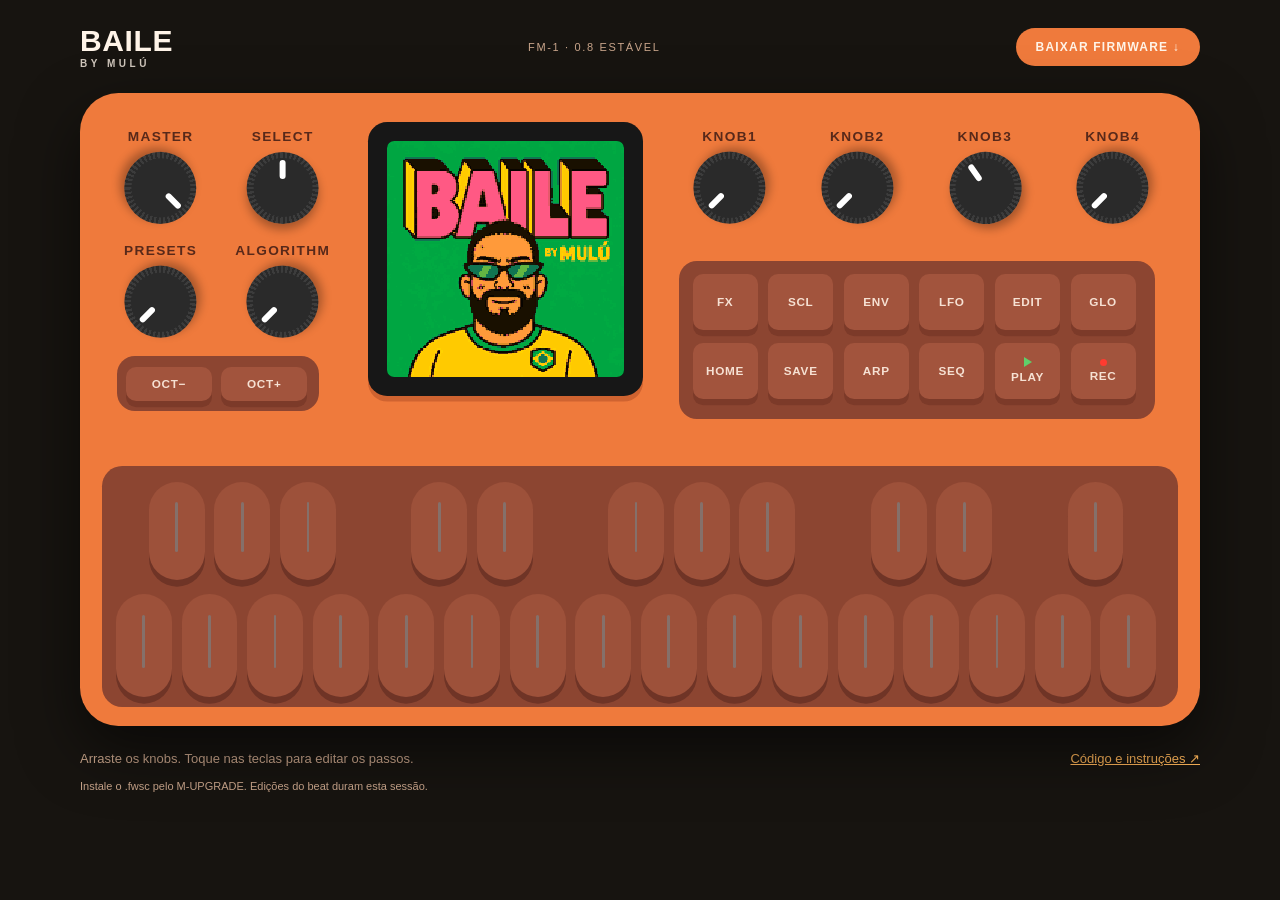
<file: docs/index.html>
<!doctype html>
<html lang="pt-BR">
<head>
<meta charset="utf-8">
<meta name="viewport" content="width=device-width,initial-scale=1,viewport-fit=cover">
<meta name="theme-color" content="#ef7a3c">
<meta name="apple-mobile-web-app-capable" content="yes">
<meta name="mobile-web-app-capable" content="yes">
<meta name="apple-mobile-web-app-title" content="BAILE">
<meta name="apple-mobile-web-app-status-bar-style" content="black-translucent">
<link rel="manifest" href="manifest.webmanifest">
<link rel="apple-touch-icon" href="apple-touch-icon.png">
<meta name="description" content="BAILE para FM-1. Tamborzão, Voltmix e Beat Bolha. Toque no navegador e baixe o firmware.">
<title>BAILE by MULÚ · FM-1</title>
<link rel="stylesheet" href="baile.css?v=12">
<script src="baile.js?v=11" defer></script>
</head>
<body>
<header class="site-header"><h1>BAILE <small>BY MULÚ</small></h1><span>FM-1 · 0.8 ESTÁVEL</span><a class="download" href="https://github.com/arrastao/baile-fm1/raw/main/firmware/BAILE-0.8-FM1.fwsc">BAIXAR FIRMWARE ↓</a></header>
<main id="stage" class="stage">
<section id="device" class="device" aria-label="FM-1 com BAILE" aria-busy="true">
<div class="screw s1" aria-hidden="true"></div><div class="screw s2" aria-hidden="true"></div><div class="screw s3" aria-hidden="true"></div><div class="screw s4" aria-hidden="true"></div>
<div id="knobs"></div>
<div class="screen-bezel"><canvas id="lcd" width="240" height="240" role="img" aria-label="Tela do BAILE"></canvas><span class="glass" aria-hidden="true"></span></div>
<div class="button-tray" aria-hidden="true"></div><div class="octave-tray" aria-hidden="true"></div>
<div id="buttons"></div>
<div class="silkscreen" aria-hidden="true"><b>M-VAVE</b><span>FM-1</span><em>BAILE BY MULÚ</em></div>
<div class="keyboard-tray" aria-hidden="true"></div><div id="keys" aria-label="Teclado do FM-1"></div>
<div id="boot-status" class="boot-status" role="status">Carregando BAILE…</div>
</section>
</main>
<footer class="site-footer"><p>Arraste os knobs. Toque nas teclas para editar os passos.</p><a href="https://github.com/arrastao/baile-fm1">Código e instruções ↗</a></footer>
<p class="site-note">Instale o .fwsc pelo M-UPGRADE. Edições do beat duram esta sessão.</p>
<div id="announcer" class="sr-only" role="status" aria-live="polite"></div>
</body></html>
</file>
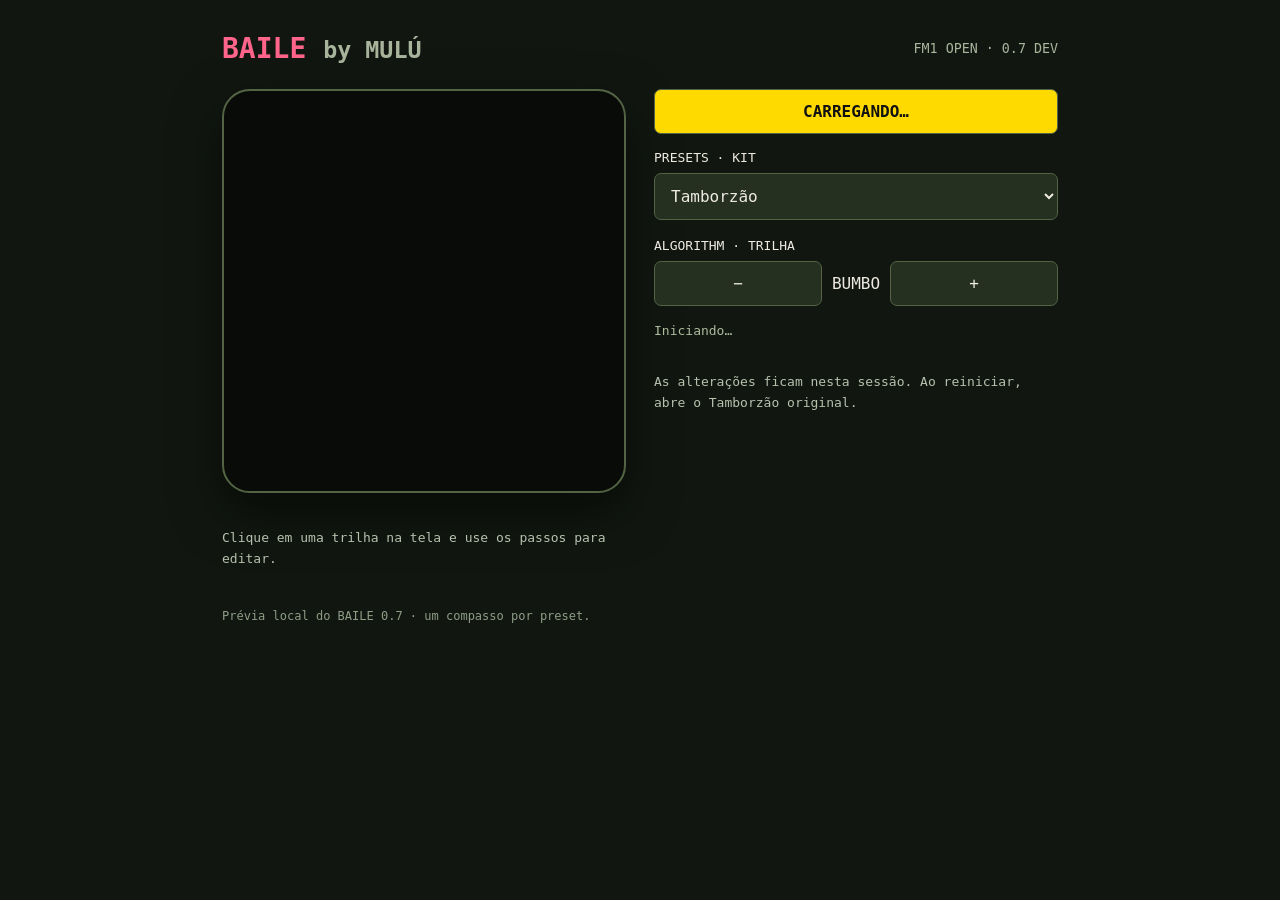
<file: preview/index.html>
<!doctype html><html lang="pt-BR"><meta charset="utf-8"><meta name="viewport" content="width=device-width,initial-scale=1"><title>BAILE · reconstrução FM1 Open</title>
<style>
:root{font-family:ui-monospace,monospace;color:#eeeae1;background:#111710;color-scheme:dark}*{box-sizing:border-box}body{max-width:880px;margin:auto;padding:32px 22px}header{display:flex;justify-content:space-between;align-items:center;margin-bottom:24px}h1{font-size:28px;margin:0;color:#ff648a}small{color:#a9b49d}main{display:grid;grid-template-columns:1fr 1fr;gap:28px;align-items:start}.device{padding:20px;background:#090b08;border:2px solid #526444;border-radius:28px;box-shadow:0 20px 50px #0008}canvas{width:100%;aspect-ratio:1;image-rendering:pixelated;border-radius:5px;display:block;cursor:pointer}button,select{font:inherit;border:1px solid #526444;padding:12px;border-radius:7px;color:#eeeae1;background:#253021;cursor:pointer;touch-action:manipulation}button:hover{background:#36472f}button:focus-visible,select:focus-visible{outline:3px solid #03e4ec}button.primary{background:#ffda00;color:#111;font-weight:bold;width:100%;margin-bottom:16px}label{display:block;font-size:13px;margin:0 0 8px}select{width:100%;margin-bottom:18px}.pair{display:flex;gap:10px;align-items:center;margin-bottom:15px}.pair button{flex:1}.knob{display:flex;align-items:center;gap:8px;margin-bottom:10px}.knob span{flex:1}.knob output{width:40px;text-align:right;color:#02e6ee}.keys{display:grid;grid-template-columns:repeat(8,1fr);gap:6px;margin-top:22px}.keys button{padding:10px 0}.keys .on{background:#02d9df;color:#000}.keys .play{outline:2px solid #ff5d8c}.status{min-height:38px;font-size:13px;color:#adbb9e;line-height:1.6}p{font-size:13px;line-height:1.6;color:#b7c1ae}footer{margin-top:24px;font-size:12px;line-height:1.6;color:#8f9c86}@media(max-width:650px){main{grid-template-columns:1fr}.device{max-width:400px;margin:auto;width:100%}body{padding:20px 16px}}
</style>
<header><h1>BAILE <small>by MULÚ</small></h1><small>FM1 OPEN · 0.7 DEV</small></header>
<main><section><div class="device"><canvas id="lcd" width="240" height="240" aria-label="Tela do BAILE; toque uma trilha para selecioná-la"></canvas></div><div id="steps" class="keys" aria-label="16 passos do compasso"></div><p>Clique em uma trilha na tela e use os passos para editar.</p></section>
<section><button id="play" class="primary" disabled>CARREGANDO…</button><label for="kit">PRESETS · KIT</label><select id="kit"><option value="0">Tamborzão</option><option value="1">Voltmix</option><option value="2">Beat Bolha</option></select>
<label>ALGORITHM · TRILHA</label><div class="pair"><button id="prev">−</button><span id="part">BUMBO</span><button id="next">+</button></div>
<div id="knobs"></div><div id="status" class="status" role="status">Iniciando…</div><p>As alterações ficam nesta sessão. Ao reiniciar, abre o Tamborzão original.</p></section></main>
<footer>Prévia local do BAILE 0.7 · um compasso por preset.</footer>
<script>
'use strict';
const B64='/*BAILE_WASM*/';
const bytes=Uint8Array.from(atob(B64),v=>v.charCodeAt(0));
const names=[['BUMBO','ATAQUE','CONGA SLAP','CONGA GRAVE'],['BUMBO','CAIXA','CHIMBAL','ARO'],['BUMBO','CAIXA','BRILHANTE','RITMADA']];
let core,engine,audio,timer,transfer=false,values=new Uint32Array(15);
const $=id=>document.getElementById(id),ctx=$('lcd').getContext('2d'),bitmap=ctx.createImageData(240,240);
function paint(pixels,state){
 values=state;
 for(let i=0;i<pixels.length;i++){let p=pixels[i],at=i*4;bitmap.data[at]=(p>>11)*255/31;bitmap.data[at+1]=((p>>5)&63)*255/63;bitmap.data[at+2]=(p&31)*255/31;bitmap.data[at+3]=255;}
 ctx.putImageData(bitmap,0,0);$('part').textContent=names[state[0]][state[2]];
 $('kit').value=state[1]?state[1]-1:state[0];$('play').textContent=state[13]?'PARAR':'TOCAR';
 $('status').textContent=state[8]?'Não foi possível carregar o kit.':state[1]?'Troca de kit no próximo compasso.':`${['Tamborzão','Voltmix','Beat Bolha'][state[0]]} · 16 passos`;
 for(let i=0;i<4;i++)$('value'+i).value=state[i+4];
 for(let i=0;i<16;i++){let n=state[3]*16+i,b=$('step'+i);b.classList.toggle('on',!!((state[9+state[2]]>>>n)&1));b.classList.toggle('play',!!state[13]&&state[14]===n);b.setAttribute('aria-pressed',!!((state[9+state[2]]>>>n)&1));}

}
function read(c){paint(new Uint16Array(c.memory.buffer,c.sim_pixels(),57600),new Uint32Array(c.memory.buffer,c.baile_inspect(),15).slice());}
function command(kind,index,value){if(transfer)return;if(engine)engine.port.postMessage({kind,index,value});else{core.sim_control(kind,index,value);read(core);}}
function press(index){command(0,index,1);command(0,index,0);}
for(let i=0;i<16;i++){let b=document.createElement('button');b.id='step'+i;b.textContent=i+1;b.setAttribute('aria-label',`Alternar passo ${i+1}`);b.onclick=()=>{const keys=[0,2,4,6,7,9,11,12,14,16,18,19,21,23,24,26];command(1,keys[i],1);command(1,keys[i],0);};$('steps').append(b);}
['K1 SATURATOR','K2 DELAY','K3 BPM','K4 SWING'].forEach((name,i)=>{let row=document.createElement('div');row.className='knob';let label=document.createElement('span');label.textContent=name;row.append(label);for(const delta of [-1,1]){let b=document.createElement('button');b.textContent=delta<0?'−':'+';b.setAttribute('aria-label',`${delta<0?'Diminuir':'Aumentar'} ${name}`);b.onclick=()=>command(2,i+2,delta);row.append(b);if(delta<0){let v=document.createElement('output');v.id='value'+i;row.append(v);}}$('knobs').append(row);});
$('kit').onchange=()=>command(2,6,+$('kit').value-(values[1]?values[1]-1:values[0]));
$('prev').onclick=()=>command(2,1,-1);$('next').onclick=()=>command(2,1,1);

$('lcd').onclick=e=>{let r=$('lcd').getBoundingClientRect(),y=(e.clientY-r.top)*240/r.height,p=Math.floor((y-59)/24);if(y>=59&&p<4)command(2,1,p-values[2]);};
const worklet=`class Baile extends AudioWorkletProcessor {
 constructor(options){super();this.c=new WebAssembly.Instance(new WebAssembly.Module(options.processorOptions.wasm),{}).exports;this.c._initialize();let memory=options.processorOptions.memory;this.c.memory.grow((memory.byteLength-this.c.memory.buffer.byteLength)/65536);new Uint8Array(this.c.memory.buffer).set(new Uint8Array(memory));this.count=0;this.port.onmessage=e=>{let m=e.data;this.c.sim_control(m.kind,m.index,m.value);};}
 process(inputs,outputs){const c=this.c,ptr=c.sim_render(),v=new Float32Array(c.memory.buffer,ptr,256);for(let i=0;i<128;i++){outputs[0][0][i]=v[i*2];outputs[0][1][i]=v[i*2+1];}if(++this.count%16===0){const pixels=new Uint16Array(c.memory.buffer,c.sim_pixels(),57600).slice(),state=new Uint32Array(c.memory.buffer,c.baile_inspect(),15).slice();this.port.postMessage({pixels,state},[pixels.buffer,state.buffer]);}return true;}}
registerProcessor('baile',Baile);`;
async function enableAudio(){
 if(audio){await audio.resume();return;}
 transfer=true;clearInterval(timer);
 try{audio=new AudioContext({sampleRate:44100});await audio.resume();const url=URL.createObjectURL(new Blob([worklet],{type:'text/javascript'}));try{await audio.audioWorklet.addModule(url);}finally{URL.revokeObjectURL(url);}
 engine=new AudioWorkletNode(audio,'baile',{numberOfInputs:0,numberOfOutputs:1,outputChannelCount:[2],processorOptions:{wasm:bytes,memory:core.memory.buffer.slice(0)}});
 engine.port.onmessage=e=>paint(e.data.pixels,e.data.state);engine.onprocessorerror=()=>{$('status').textContent='Erro no áudio. Recarregue a prévia.';};engine.connect(audio.destination);
 }catch(e){if(audio)await audio.close();audio=null;engine=null;startTimer();throw e;}finally{transfer=false;}
}
$('play').onclick=async()=>{try{await enableAudio();press(12);}catch(e){$('status').textContent='Não foi possível iniciar o áudio: '+e.message;}};
function startTimer(){timer=setInterval(()=>{for(let n=0;n<10;n++)core.sim_render();read(core);},29);}
try{core=new WebAssembly.Instance(new WebAssembly.Module(bytes),{}).exports;core._initialize();core.sim_boot(3);startTimer();$('play').disabled=false;}catch(e){$('status').textContent='Falha na prévia: '+e.message;}
</script></html>
</file>
<file: docs/baile.css>
:root{font-family:Arial,Helvetica,sans-serif;color:#f7eadc;background:#171410;color-scheme:dark}*{box-sizing:border-box}body{margin:0;padding:24px;background:radial-gradient(ellipse at top,#3d291b,#171410 80%);min-height:100dvh}button{font:inherit;-webkit-tap-highlight-color:transparent}button:focus-visible,[role=slider]:focus-visible{outline:3px solid #00edf0;outline-offset:2px}.site-header,.site-footer,.site-note{max-width:1120px;margin:auto}.site-header{display:flex;align-items:center;justify-content:space-between;gap:16px;margin-bottom:24px}h1{font-size:48px;letter-spacing:-.07em;margin:0;color:#ffd24e;text-shadow:3px 3px #ff4e89}h1 small{display:block;font-size:10px;letter-spacing:.35em;color:#fff;text-shadow:none}.site-header>span{font-size:11px;letter-spacing:.15em}.download{color:#28190d;background:#ffd04c;border-radius:7px;font-size:12px;padding:14px 18px;text-decoration:none;font-weight:bold;white-space:nowrap}.stage{max-width:1120px;margin:auto}.device{position:relative;width:100%;aspect-ratio:1000/565;container-type:size;isolation:isolate;overflow:hidden;border-radius:3cqw;background:linear-gradient(115deg,#ffad32,#f7841e 42%,#e86910);border:2px solid #b8470b;box-shadow:inset 0 3px 2px #ffd586,inset 0 -7px 2px #b24b10,0 20px 45px #0008;--u:min(1cqw,1.77cqh);--bx:38%;--bt:4.6%;--bw:min(24.5cqw,43.4cqh);--ksz:min(6.4cqw,11.4cqh);user-select:none;-webkit-user-select:none;touch-action:none}.device:after{content:'';pointer-events:none;position:absolute;inset:0;z-index:20;border-radius:inherit;box-shadow:inset 1px 0 1px #ffd799,inset -2px 0 2px #8d360d}.screw{position:absolute;width:1.1cqw;height:1.1cqw;border-radius:50%;background:linear-gradient(135deg,#be5a18,#ec9d56,#8b3b0e);box-shadow:inset 0 1px 2px #562b18}.screw:after{content:'';position:absolute;left:17%;right:17%;top:45%;height:1px;background:#71300c;transform:rotate(-35deg)}.s1{left:1.5%;top:2%}.s2{right:1.5%;top:2%}.s3{left:1.5%;bottom:2%}.s4{right:1.5%;bottom:2%}
.screen-bezel{position:absolute;left:calc(var(--bx) - var(--bw)/2);top:var(--bt);width:var(--bw);aspect-ratio:1;border-radius:8%;padding:1.7%;background:linear-gradient(145deg,#242626,#070909);box-shadow:0 3px 3px #8a3c12,inset 1px 1px 2px #555}.screen-bezel canvas{width:100%;height:100%;display:block;image-rendering:pixelated;background:#0b110a;border-radius:2%}.glass{position:absolute;inset:7%;background:linear-gradient(130deg,#ffffff09,transparent 60%);pointer-events:none}
.knob-control{position:absolute;transform:translate(-50%,-50%);left:var(--l);top:var(--t);width:var(--w);height:var(--h);--w:9%;--h:18%;display:flex;align-items:center;justify-content:center;touch-action:none;cursor:ns-resize;outline:none;border-radius:20%}.knob-label{position:absolute;top:0;font-size:calc(var(--u)*1.22);font-weight:800;color:#4c2c13;white-space:nowrap;letter-spacing:.04em}.knob{position:relative;width:var(--ksz);aspect-ratio:1;border-radius:50%;background:repeating-conic-gradient(#242724 0deg 5deg,#4c4e45 5deg 10deg);border:calc(var(--u)*.3) solid #252820;box-shadow:1px 5px 4px #883b16,inset 0 1px 1px #888;transform:rotate(var(--angle,-135deg))}.knob:before{content:'';position:absolute;inset:12%;border-radius:50%;background:radial-gradient(circle at 38% 30%,#5b5e53,#252822 85%);box-shadow:0 1px 2px #111,inset 0 1px 1px #85897b}.knob:after{content:'';position:absolute;left:47%;top:15%;width:6%;height:27%;border-radius:2px;background:#f4f0d3;box-shadow:0 0 1px #000}.knob-control.held .knob{box-shadow:0 0 0 2px #ffcc6a,1px 3px 4px #873e17}.knob-value{position:absolute;bottom:0;font:700 calc(var(--u)*1.05) monospace;color:#38250f;opacity:0;white-space:nowrap;pointer-events:none}.knob-control.held .knob-value,.knob-control:focus-visible .knob-value{opacity:1}
.button-tray{position:absolute;--l:53.5%;--t:26.5%;--w:42.5%;--h:25%;--pl:5.9%;--pt:46.5%;--pw:88.4%;--ph:13.8%;left:var(--l);top:var(--t);width:var(--w);height:var(--h);border-radius:calc(var(--u)*1.3);background:#803b1b;box-shadow:inset 0 2px 4px #64321c;border:2px solid #d26520}.octave-tray{position:absolute;--l:3.3%;--t:41.5%;--w:18%;--h:8.8%;--pl:4.1%;--pt:27.5%;--pw:37.8%;--ph:6.5%;left:var(--l);top:var(--t);width:var(--w);height:var(--h);border-radius:calc(var(--u)*1);background:#7b3919;box-shadow:inset 0 2px 3px #6c2915}.panel-button{position:absolute;border:1px solid #805748;border-radius:calc(var(--u)*.8);background:linear-gradient(#66504b,#422d2b);color:#c9bbb0;font-size:calc(var(--u)*1.05);font-weight:bold;box-shadow:inset 0 1px 1px #a68575,0 3px 1px #4e2518;cursor:pointer;padding:0;touch-action:none;line-height:1.2}.panel-button.lit{background:linear-gradient(#ecb347,#c37822);color:#302414;box-shadow:0 0 10px #ffe08a,inset 0 1px #ffedb0}.panel-button.play-button{border-color:#a8c263}.panel-button.play-button.lit{background:linear-gradient(#a9dc65,#4f8d3a);box-shadow:0 0 12px #d5f597;color:#183215}.panel-button.held{filter:brightness(1.22);box-shadow:inset 0 2px 3px #34251c;transform:translateY(1px)}
.silkscreen{position:absolute;left:4%;right:4%;top:54%;display:flex;align-items:center;gap:2%;color:#6f3817;font-size:calc(var(--u)*1.35);letter-spacing:.08em}.silkscreen b{font-weight:900}.silkscreen span{font-weight:900}.silkscreen em{font-style:normal;margin-left:auto;font-size:calc(var(--u)*1.05);letter-spacing:.2em}.keyboard-tray{position:absolute;--l:2%;--t:59%;--w:96%;--h:38%;--pl:4.1%;--pt:62.2%;--pw:91.7%;--ph:34.5%;left:var(--l);top:var(--t);width:var(--w);height:var(--h);background:linear-gradient(#a9451d,#b74e21);border:2px solid #9b4018;border-radius:calc(var(--u)*1.8);box-shadow:inset 0 2px 3px #7b351c}.note-key{position:absolute;padding:0;border:0;background:transparent;border-radius:999px;touch-action:none;cursor:pointer;color:#cfb6a5}.key-cap{position:absolute;inset:0 7%;border-radius:999px;background:linear-gradient(95deg,#503b3c,#765858 47%,#402f32);border:1px solid #9e7164;box-shadow:inset 2px 0 1px #ad8273,0 4px 3px #7b2912;pointer-events:none}.key-cap:before{content:'';position:absolute;top:20%;bottom:28%;left:47%;width:6%;border-radius:5px;background:#c2a99a;opacity:.6}.key-caption{position:absolute;bottom:9%;left:0;right:0;font-size:calc(var(--u)*.9);text-align:center;pointer-events:none;font-weight:bold}.note-key.lit .key-cap{background:linear-gradient(95deg,#a45124,#ffb84c 47%,#a34a21);box-shadow:inset 2px 0 #ffe1a0,0 0 15px #ffd173,0 4px 3px #7b2912;border-color:#ffe4af}.note-key.lit .key-cap:before{background:#fff9d7;opacity:1;box-shadow:0 0 9px #fff9d7}.note-key.lit{color:#58330e}.note-key.held .key-cap{transform:translateY(1px);box-shadow:inset 0 2px 3px #301b12;filter:brightness(1.2)}
.boot-status{position:absolute;z-index:30;left:25%;right:25%;top:25%;text-align:center;color:white;background:#111e;padding:12px;border-radius:8px;font-size:14px}.boot-status[hidden]{display:none}.site-footer{display:flex;justify-content:space-between;gap:15px;font-size:13px;margin-top:25px;color:#ddbea3}.site-footer p{margin:0}.site-footer a{color:#ffd07c}.site-note{font-size:11px;color:#b99a80;margin-top:14px}.sr-only{position:absolute;width:1px;height:1px;padding:0;margin:-1px;overflow:hidden;clip:rect(0,0,0,0);white-space:nowrap;border:0}
html.instrument-mode,html.instrument-mode body{width:100%;height:100%;overflow:hidden;overscroll-behavior:none;background:#171410;padding:0;margin:0}.instrument-mode .site-header,.instrument-mode .site-footer,.instrument-mode .site-note{display:none}.instrument-mode .stage{position:fixed;inset:0;max-width:none;padding:env(safe-area-inset-top) env(safe-area-inset-right) env(safe-area-inset-bottom) env(safe-area-inset-left);width:100%;height:100dvh;display:flex;align-items:center;justify-content:center}.instrument-mode .device{height:100%;width:100%;aspect-ratio:auto;border-radius:14px;box-shadow:inset 0 2px 1px #ffdd94,inset 0 -5px 1px #b05213}.instrument-mode .screen-bezel{padding:1.1%}.instrument-mode .screen-bezel canvas{image-rendering:auto}@media(prefers-reduced-motion:reduce){*{scroll-behavior:auto}}@media(max-width:600px){.site-header{flex-wrap:wrap}.site-header>span{display:none}}

/* Two layouts, one device: landscape (default, also desktop) and portrait (phones held upright).
   Every control keeps its landscape box in --l/--t/--w/--h and its portrait box in --pl/--pt/--pw/--ph. */
.panel-button,.note-key,.knob-control,.minimap{left:var(--l);top:var(--t);width:var(--w);height:var(--h)}
.portrait-mode .panel-button,.portrait-mode .note-key,.portrait-mode .knob-control,.portrait-mode .button-tray,.portrait-mode .octave-tray,.portrait-mode .keyboard-tray,.portrait-mode .minimap{left:var(--pl);top:var(--pt);width:var(--pw);height:var(--ph)}
.panel-button,.note-key,.knob-control,.button-tray,.octave-tray,.keyboard-tray,.minimap,.screen-bezel,.screw,.silkscreen,.knob{transition:left .55s cubic-bezier(.4,0,.2,1),top .55s cubic-bezier(.4,0,.2,1),width .55s cubic-bezier(.4,0,.2,1),height .55s cubic-bezier(.4,0,.2,1),opacity .4s}
.panel-button,.knob-label,.knob-value,.key-caption{transition:font-size .55s}
#keys{position:absolute;inset:0;pointer-events:none;clip-path:inset(0 0 0 0);transition:clip-path .55s cubic-bezier(.4,0,.2,1)}
#keys .note-key{pointer-events:auto}
.minimap{position:absolute;opacity:0;pointer-events:none;--l:7.5%;--t:63.8%;--w:85.1%;--h:4.3%;--pl:7.5%;--pt:63.8%;--pw:85.1%;--ph:4.3%;--half:0;touch-action:none;cursor:pointer;z-index:3}
.minimap i{position:absolute;top:18%;bottom:18%;width:5.2%;border-radius:3px;background:#a85a46;box-shadow:inset 0 -2px #84402e;transition:background .12s}
.minimap i.on{background:#ffbe55;box-shadow:0 0 6px #ffd173}
.minimap b{position:absolute;top:0;bottom:0;left:calc(var(--half)*50%);width:50%;border:calc(var(--u)*.3) solid #fff1dc;border-radius:calc(var(--u)*.9);transition:left .35s cubic-bezier(.4,0,.2,1)}
.portrait-mode .device{--u:2.3cqw;--bx:calc(95.9% - var(--bw)/2);--bt:2.5%;--bw:min(50cqw,32cqh);--ksz:min(11.6cqw,7cqh)}
.portrait-mode .minimap{opacity:1;pointer-events:auto}
.portrait-mode .screw,.portrait-mode .silkscreen{opacity:0}
.portrait-mode #keys{clip-path:inset(63% 6.2% 3.4% 6.2%)}
/* Phone in portrait: slim top bar keeps the firmware download; the device fills the rest. */
.portrait-mode .site-header{position:fixed;display:flex;inset:0 0 auto 0;height:calc(54px + env(safe-area-inset-top));padding:env(safe-area-inset-top) max(14px,env(safe-area-inset-right)) 0 max(14px,env(safe-area-inset-left));margin:0;max-width:none;z-index:5;background:#171410;align-items:center}
.portrait-mode .site-header h1{font-size:26px;text-shadow:2px 2px #ff4e89}
.portrait-mode .site-header>span{display:none}
.portrait-mode .download{font-size:11px;padding:11px 14px}
.portrait-mode .stage{inset:calc(54px + env(safe-area-inset-top)) 0 0 0;height:auto;padding:0 env(safe-area-inset-right) env(safe-area-inset-bottom) env(safe-area-inset-left);align-items:stretch}
.portrait-mode .device{border-radius:18px}
@media(prefers-reduced-motion:reduce){.panel-button,.note-key,.knob-control,.button-tray,.octave-tray,.keyboard-tray,.minimap,.screen-bezel,.screw,.silkscreen,.knob,#keys,.minimap b{transition:none}}

/* Minimal flat theme (matches the reference emulator): one orange surface, charcoal knobs,
   flat brown buttons and keys. No gloss, screws, bevels or silkscreen. */
:root{--orange:#ef7a3c;--tray:#8c4531;--brown:#a2543d;--brown-lip:#7c3a29;--ink:#58291a;--cream:#f6e1d3}
html,body{background:#171410}
body{background:#171410}
.device{background:var(--orange);border:0;box-shadow:0 24px 60px #0008}
.device:after,.screw,.silkscreen,.glass{display:none}
.screen-bezel{background:#171717;box-shadow:0 .5cqw 0 #cf6330;border-radius:7%}
.screen-bezel canvas{border-radius:3%;background:#000}
.knob-label{color:var(--ink);font-weight:800;letter-spacing:.1em}
.knob{background:repeating-conic-gradient(#2a2a2a 0 4deg,#3c3c3c 4deg 8deg);border:0;box-shadow:0 .5cqw .9cqw #0000004d}
.knob:before{inset:9%;background:#2a2a2a;box-shadow:none}
.knob:after{left:46%;top:11%;width:8%;height:27%;background:#fff;box-shadow:none;border-radius:4px}
.knob-control.held .knob{box-shadow:0 0 0 2px #fff3,0 .5cqw .9cqw #0000004d}
.knob-value{color:var(--ink)}
.button-tray,.octave-tray,.keyboard-tray{background:var(--tray);border:0;box-shadow:none}
.button-tray,.octave-tray{border-radius:calc(var(--u)*1.6)}
.keyboard-tray{border-radius:calc(var(--u)*1.8)}
.panel-button{background:var(--brown);border:0;color:var(--cream);font-weight:800;letter-spacing:.06em;border-radius:calc(var(--u)*.9);box-shadow:0 .55cqw 0 var(--brown-lip)}
.panel-button.lit{background:#ffb65a;color:#3b1d0b;box-shadow:0 .55cqw 0 #c97d2b}
.panel-button.play-button{border:0}
.panel-button.play-button.lit{background:#98d46d;color:#173a0e;box-shadow:0 .55cqw 0 #5e9a3b}
.panel-button.held{filter:none;transform:translateY(.4cqw);box-shadow:0 .15cqw 0 var(--brown-lip)}
#button-12,#button-13{display:flex;flex-direction:column;align-items:center;justify-content:center;gap:.25em}
#button-12:before{content:'';width:0;height:0;border-left:.7em solid #5fcf6a;border-top:.45em solid transparent;border-bottom:.45em solid transparent}
#button-13:before{content:'';width:.6em;height:.6em;border-radius:50%;background:#ff3b30}
.key-cap{background:#9d513a;border:0;box-shadow:0 .6cqw 0 #6f3426}
.key-cap:before{background:#85706a;opacity:1;width:5%;left:47.5%}
.key-caption{display:none}
.note-key.lit .key-cap{background:#ffb65a;border:0;box-shadow:0 .6cqw 0 #c97d2b}
.note-key.lit .key-cap:before{background:#fff0cf;box-shadow:none}
.note-key.held .key-cap{filter:none;transform:translateY(.4cqw);box-shadow:0 .2cqw 0 #6f3426}
.minimap i{background:#a65b45;box-shadow:inset 0 -2px #874030}
.minimap i.on{background:#ffb65a;box-shadow:none}
.minimap b{border-color:#fff4e8}
/* Site chrome: same orange, quiet type. */
h1{font-size:30px;letter-spacing:.02em;color:#fff4e8;text-shadow:none}
h1 small{color:#fff4e8;opacity:.8}
.download{background:var(--orange);color:#fff4e8;border-radius:999px;font-size:12px;letter-spacing:.1em;padding:12px 20px}
.site-header>span,.site-footer,.site-note{color:#c9a58b}
.site-footer a{color:#ffb65a}
html.instrument-mode,html.instrument-mode body{background:var(--orange)}
.instrument-mode .device{border-radius:0;box-shadow:none}
.portrait-mode .site-header{background:var(--orange);color:#fff4e8}
.portrait-mode .site-header h1{font-size:20px;color:var(--ink);text-shadow:none;letter-spacing:.06em}
.portrait-mode .site-header h1 small{color:var(--ink);opacity:.8}
.portrait-mode .download{background:#bf5f2d;color:#fff4e8}
.portrait-mode .device{border-radius:0}

/* Portrait header: the firmware button is the whole bar. */
.portrait-mode .site-header{padding:env(safe-area-inset-top) 0 0;height:calc(54px + env(safe-area-inset-top));background:var(--orange)}
.portrait-mode .site-header h1,.portrait-mode .site-header>span{display:none}
.portrait-mode .site-header .download{flex:1;align-self:stretch;display:flex;align-items:center;justify-content:center;margin:0;border-radius:0;font-size:13px;letter-spacing:.14em;background:#bf5f2d;color:#fff4e8}

/* Portrait download button: a rounded tray-coloured rectangle, like the OCT tray. */
.portrait-mode .site-header{padding:env(safe-area-inset-top) max(14px,env(safe-area-inset-right)) 0 max(14px,env(safe-area-inset-left));align-items:center}
.portrait-mode .site-header .download{flex:1;align-self:center;height:40px;border-radius:calc(2.2cqw + 8px);background:var(--tray);color:var(--cream);box-shadow:none}

/* Legends sit above their knob with a clear gap, whatever the knob size. */
.knob-label{top:auto;bottom:calc(50% + var(--ksz)/2 + .6em)}
.knob-value{bottom:auto;top:calc(50% + var(--ksz)/2 + .4em)}
</file>
